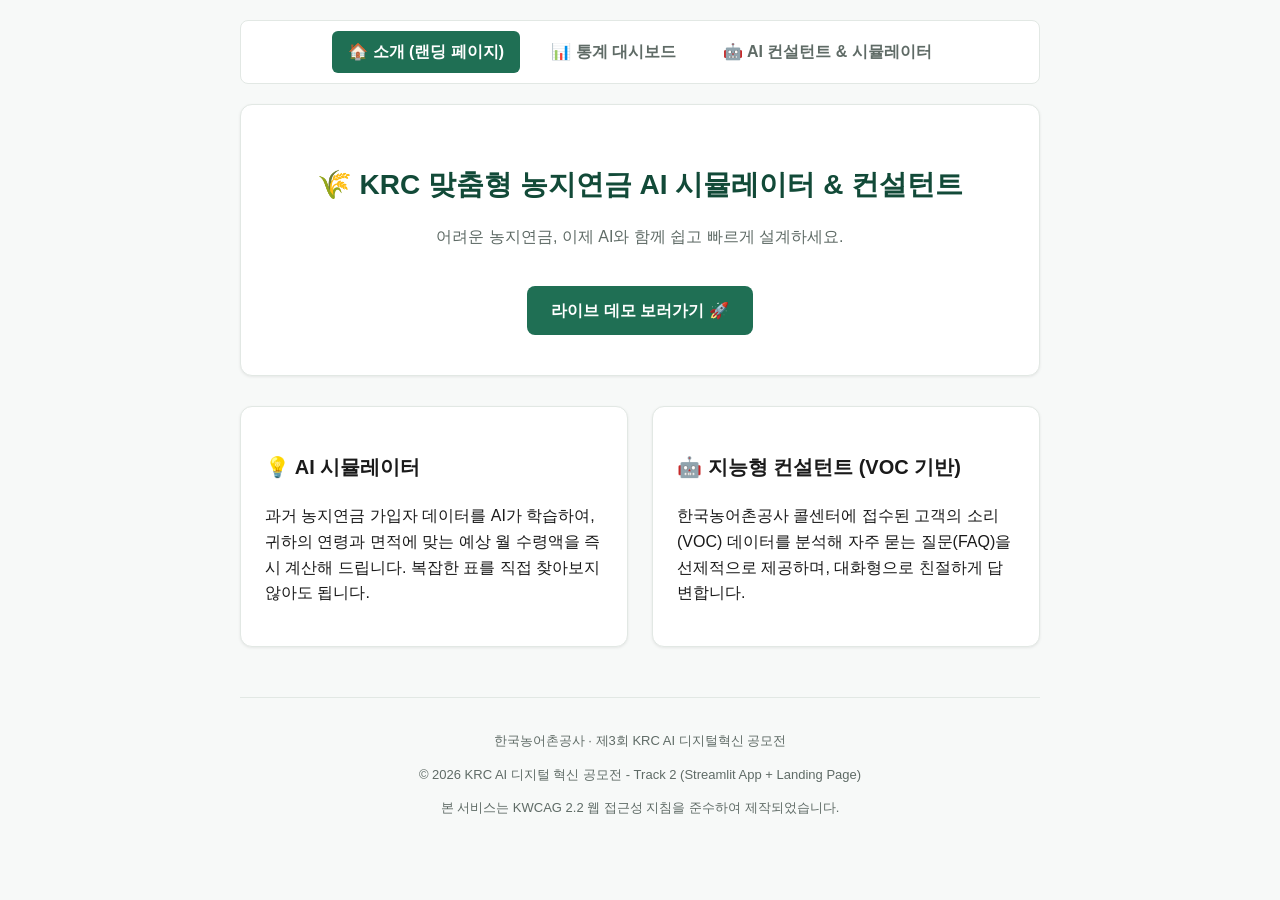
<file: landing_page/index.html>
<!DOCTYPE html>
<html lang="ko">
<head>
    <meta charset="UTF-8">
    <meta name="viewport" content="width=device-width, initial-scale=1.0">
    <title>KRC 농지연금 AI 시뮬레이터 & 컨설턴트 소개</title>
    <style>
        :root {
            --color-primary: #1F6F54;
            --color-primary-dark: #124A38;
            --color-accent: #1D4E89;
            --color-bg: #F7F9F8;
            --color-surface: #FFFFFF;
            --color-border: #E2E8E4;
            --color-text: #1A1A1A;
            --color-text-secondary: #5F6B66;
            --radius-card: 12px;
            --shadow-card: 0 1px 3px rgba(0,0,0,0.08);
            --font-base: 'Pretendard', 'Noto Sans KR', sans-serif;
        }
        @import url('https://cdn.jsdelivr.net/gh/orioncactus/pretendard@v1.3.9/dist/web/static/pretendard.css');
        body {
            font-family: var(--font-base);
            line-height: 1.6;
            color: var(--color-text);
            max-width: 800px;
            margin: 0 auto;
            padding: 20px;
            background-color: var(--color-bg);
        }
        header.top-header {
            text-align: center;
            padding: 40px 20px;
            background-color: var(--color-surface);
            border: 1px solid var(--color-border);
            border-radius: var(--radius-card);
            box-shadow: var(--shadow-card);
            margin-bottom: 30px;
        }
        h1 {
            color: var(--color-primary-dark);
            margin-bottom: 10px;
            font-size: 28px;
            font-weight: 700;
        }
        p.subtitle {
            font-size: 16px;
            color: var(--color-text-secondary);
        }
        .btn-primary {
            display: inline-block;
            background-color: var(--color-primary);
            color: white;
            padding: 12px 24px;
            text-decoration: none;
            border-radius: 8px;
            font-weight: 600;
            margin-top: 20px;
            transition: background-color 0.2s;
            border: none;
            cursor: pointer;
        }
        .btn-primary:hover {
            background-color: var(--color-primary-dark);
        }
        :focus-visible { outline: 3px solid var(--color-accent); outline-offset: 2px; }
        .features {
            display: flex;
            justify-content: space-between;
            margin-bottom: 30px;
            gap: 24px;
        }
        .card {
            background: var(--color-surface);
            border: 1px solid var(--color-border);
            border-radius: var(--radius-card);
            box-shadow: var(--shadow-card);
            padding: 24px;
            flex: 1;
        }
        .card h3 {
            color: var(--color-text);
            font-size: 20px;
            font-weight: 600;
        }
        .global-nav {
            display: flex;
            gap: 15px;
            justify-content: center;
            margin-bottom: 20px;
            padding: 10px;
            background: var(--color-surface);
            border: 1px solid var(--color-border);
            border-radius: 8px;
        }
        .nav-link {
            text-decoration: none;
            color: var(--color-text-secondary);
            font-weight: 600;
            padding: 8px 16px;
            border-radius: 6px;
            transition: all 0.2s;
        }
        .nav-link:hover, .nav-link.active {
            background-color: var(--color-primary);
            color: white;
        }
    </style>
</head>
<body>

    <nav class="global-nav">
        <a href="https://krc-ai-main.netlify.app/" class="nav-link active">🏠 소개 (랜딩 페이지)</a>
        <a href="https://krc-ai-contest.netlify.app/" class="nav-link">📊 통계 대시보드</a>
        <a href="https://krc-ai-simulator.streamlit.app/" class="nav-link">🤖 AI 컨설턴트 & 시뮬레이터</a>
    </nav>

    <header class="top-header">
        <h1>🌾 KRC 맞춤형 농지연금 AI 시뮬레이터 & 컨설턴트</h1>
        <p class="subtitle">어려운 농지연금, 이제 AI와 함께 쉽고 빠르게 설계하세요.</p>
        <a href="https://krc-ai-simulator.streamlit.app/" class="btn-primary" target="_blank" aria-label="새 창에서 라이브 데모 열기">라이브 데모 보러가기 🚀</a>
    </header>

    <main class="features">
        <section class="card">
            <h3>💡 AI 시뮬레이터</h3>
            <p>과거 농지연금 가입자 데이터를 AI가 학습하여, 귀하의 연령과 면적에 맞는 예상 월 수령액을 즉시 계산해 드립니다. 복잡한 표를 직접 찾아보지 않아도 됩니다.</p>
        </section>
        <section class="card">
            <h3>🤖 지능형 컨설턴트 (VOC 기반)</h3>
            <p>한국농어촌공사 콜센터에 접수된 고객의 소리(VOC) 데이터를 분석해 자주 묻는 질문(FAQ)을 선제적으로 제공하며, 대화형으로 친절하게 답변합니다.</p>
        </section>
    </main>

    <footer style="text-align: center; margin-top: 50px; padding-top: 20px; border-top: 1px solid var(--color-border); color: var(--color-text-secondary); font-size: 13px;">
        <p>한국농어촌공사 · 제3회 KRC AI 디지털혁신 공모전</p>
        <p>&copy; 2026 KRC AI 디지털 혁신 공모전 - Track 2 (Streamlit App + Landing Page)</p>
        <p>본 서비스는 KWCAG 2.2 웹 접근성 지침을 준수하여 제작되었습니다.</p>
    </footer>

</body>
</html>
</file>
